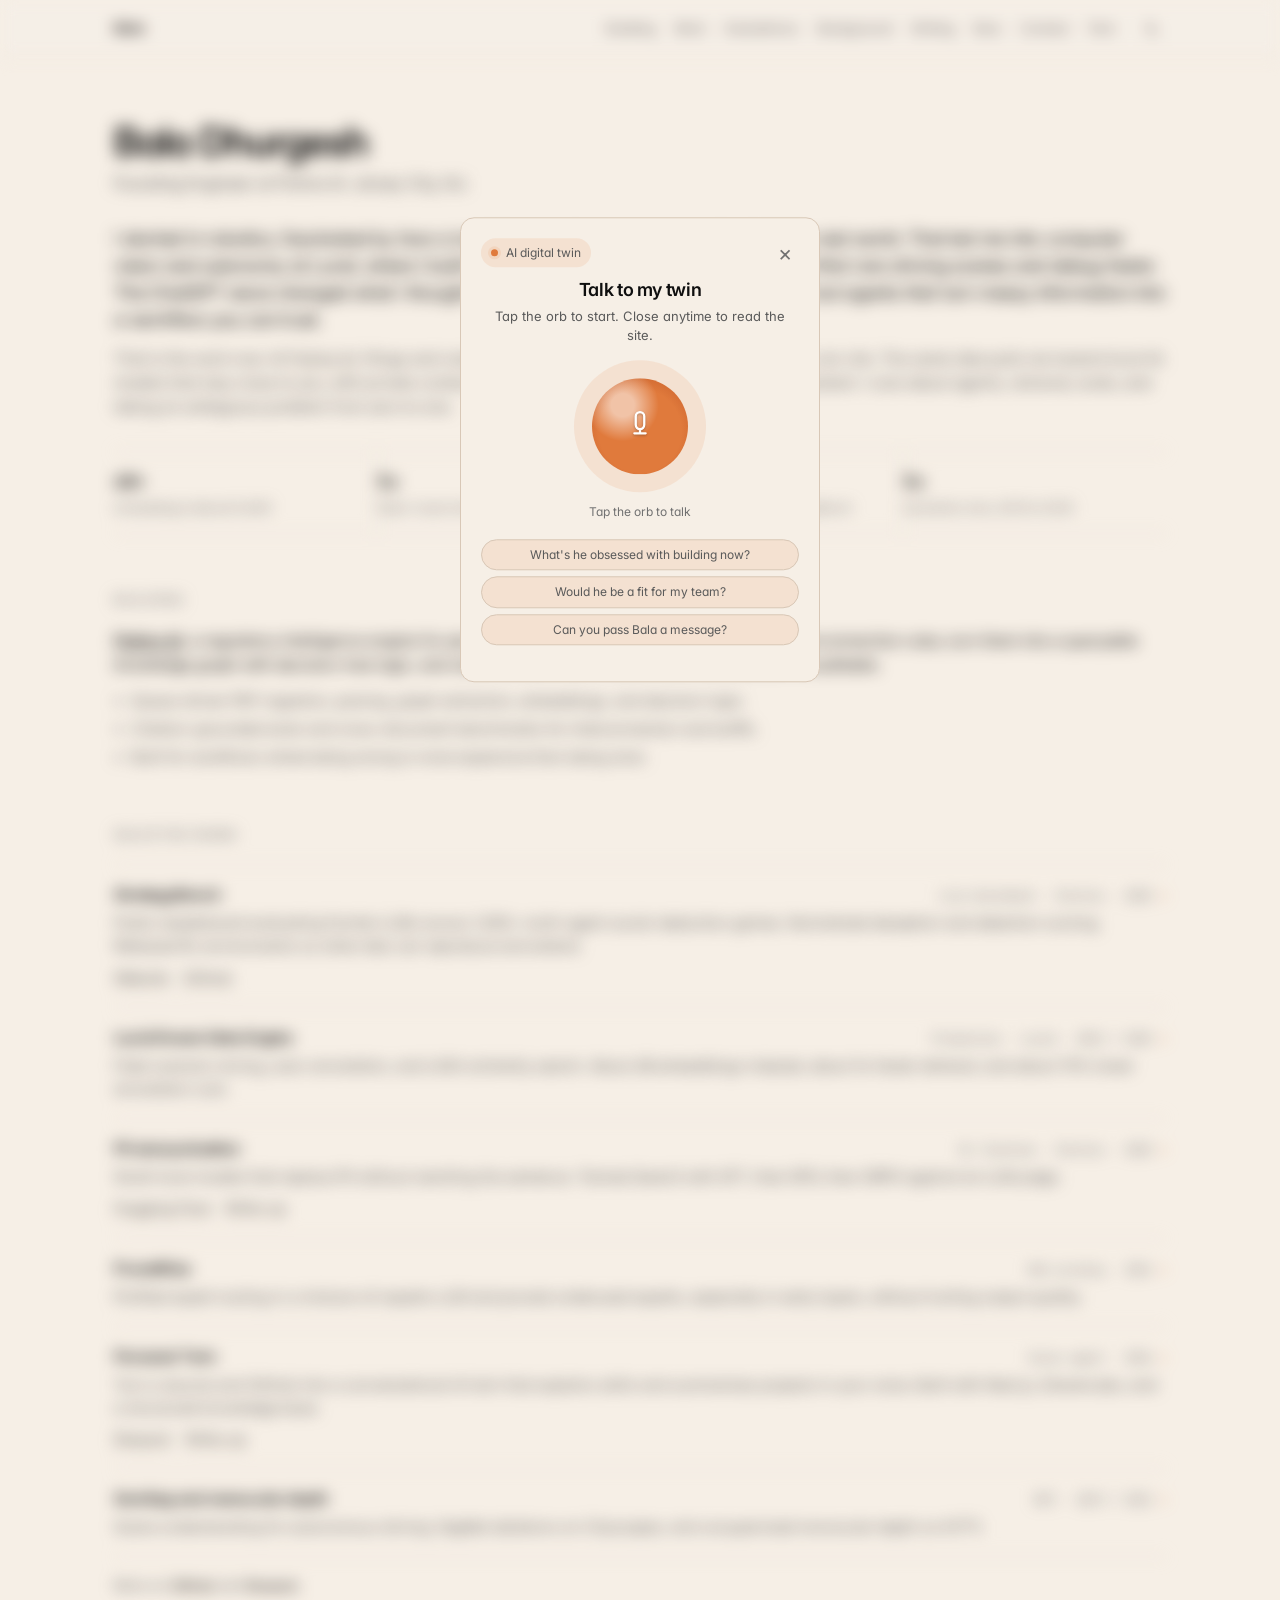
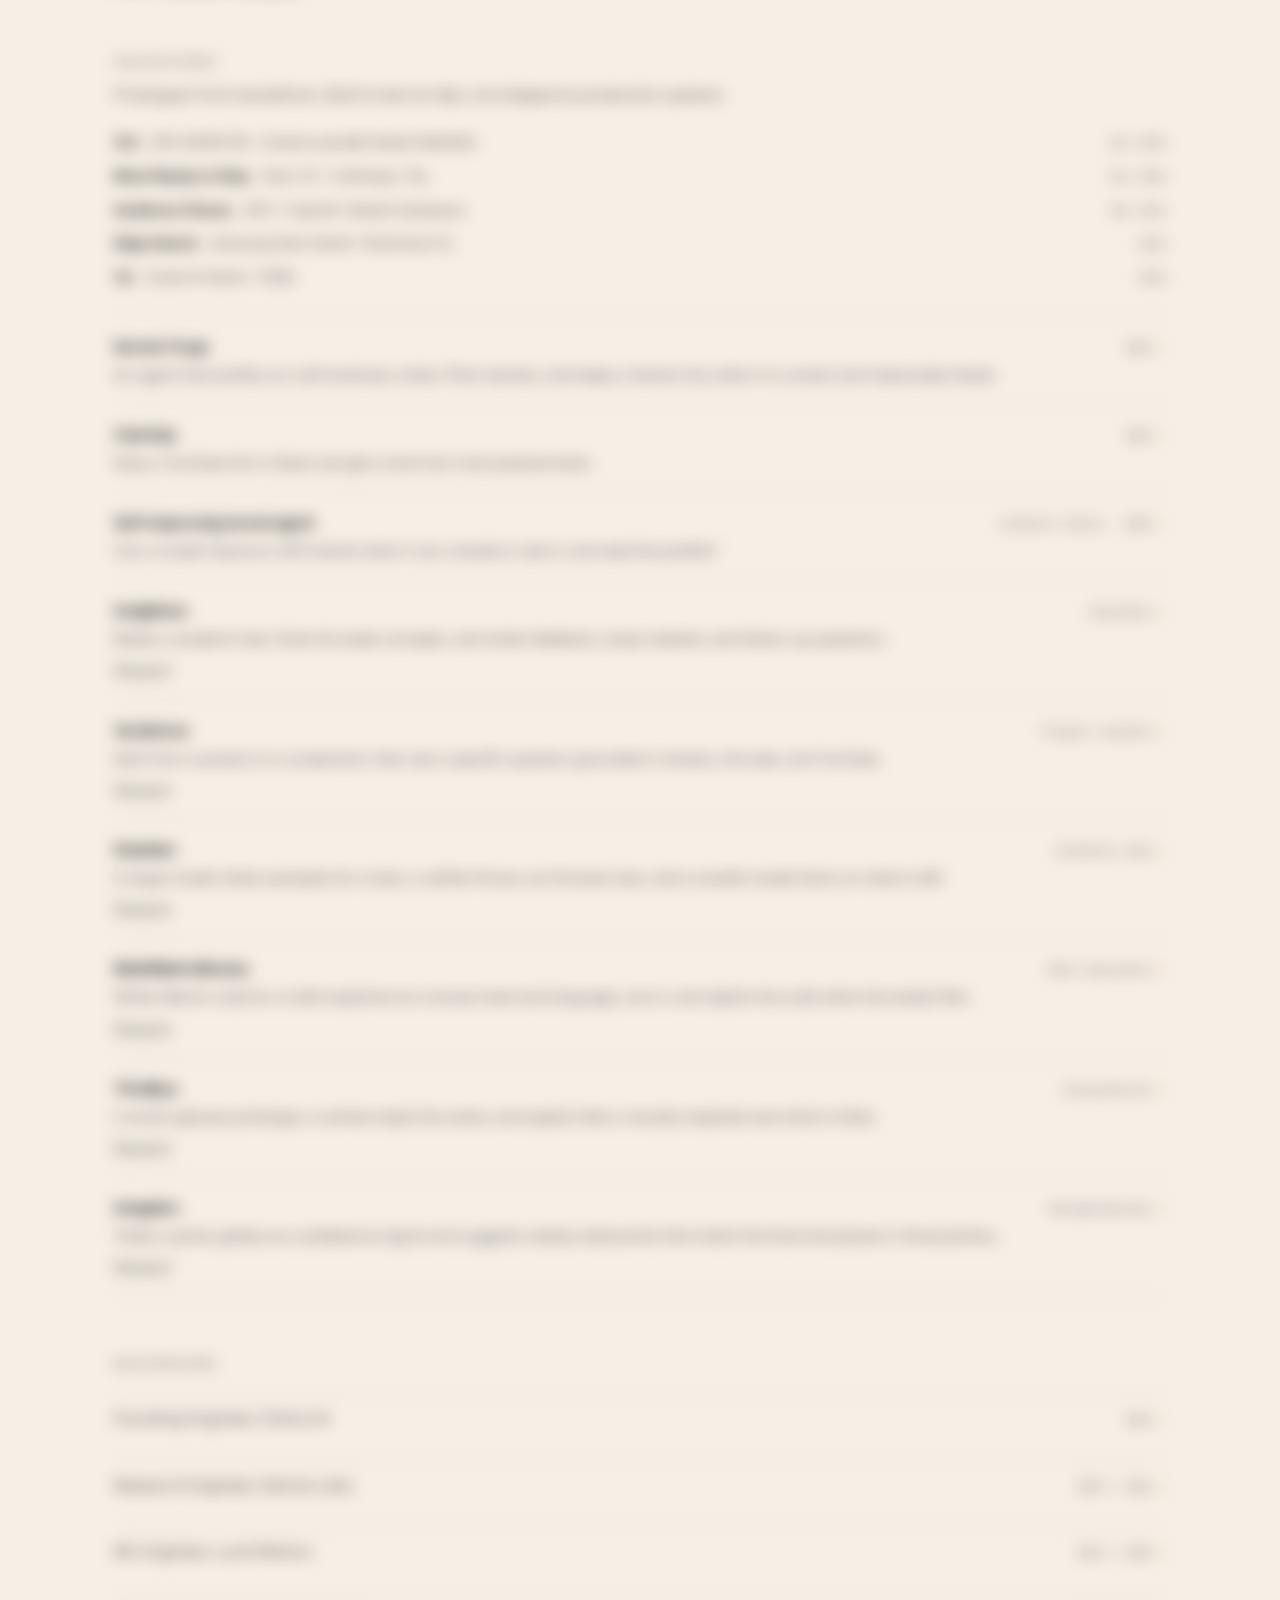
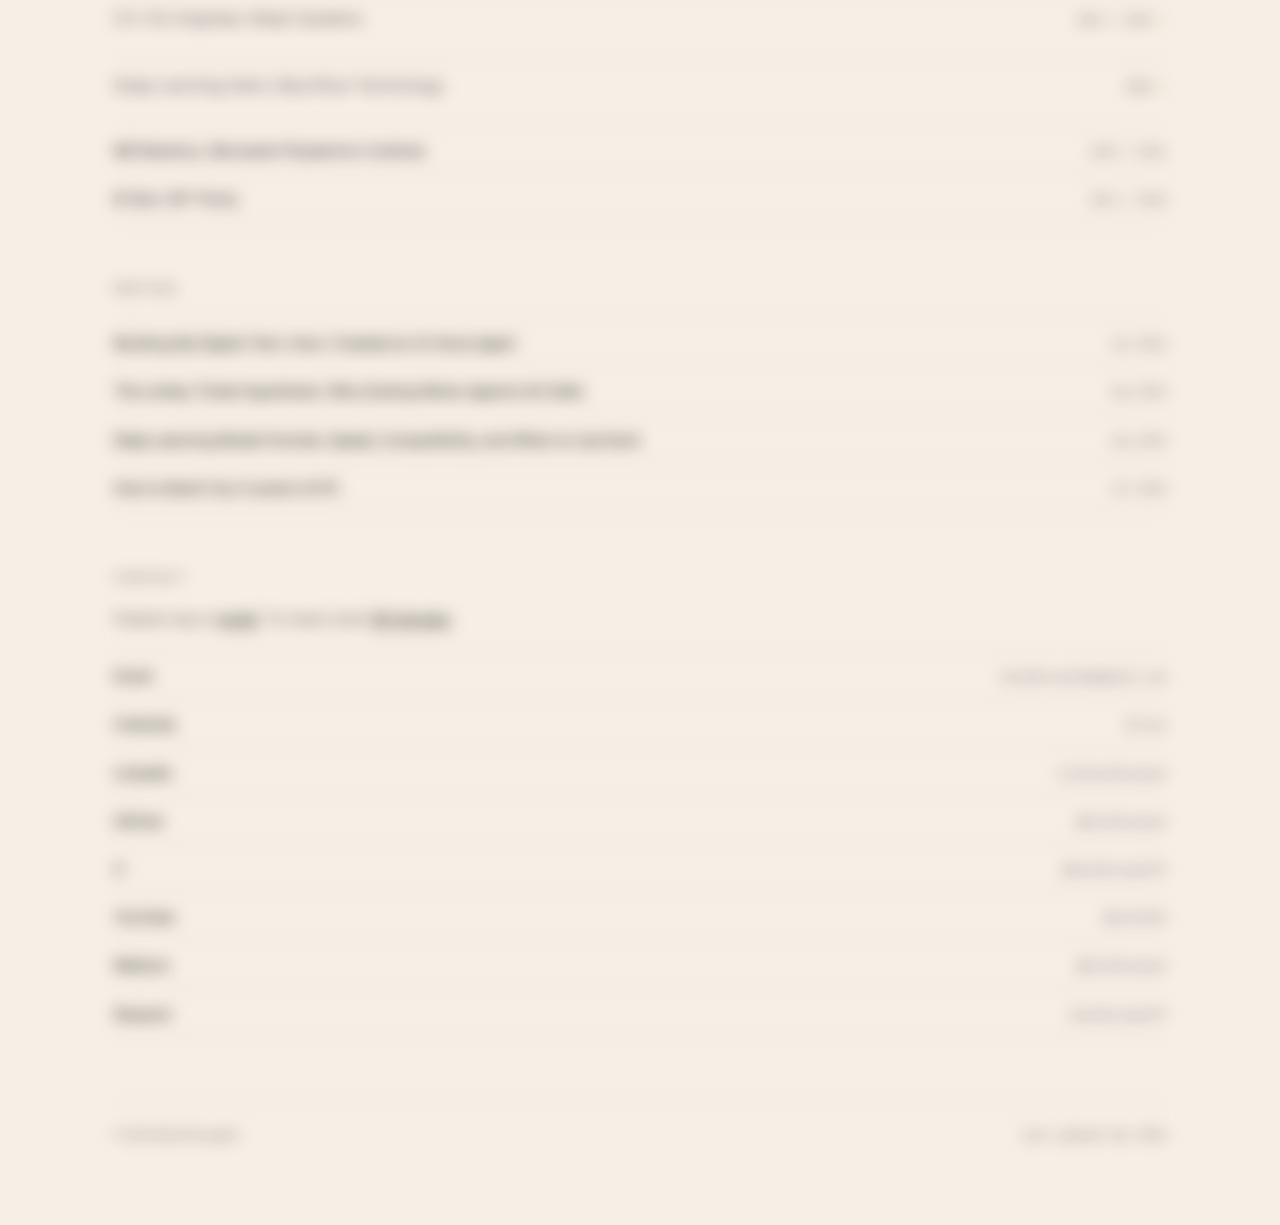
<file: index.html>
<!doctype html>
<html lang="en">
<head>
  <meta charset="utf-8" />
  <meta name="viewport" content="width=device-width,initial-scale=1" />
  <title>Bala Dhurgesh, Founding Engineer at Flotive AI</title>

  <meta name="description" content="Building Flotive AI: source-backed permitting decisions from messy regulatory PDFs. Previously Eternis, Lucid Motors, Blue River." />
  <meta property="og:title" content="Bala Dhurgesh, Founding Engineer at Flotive AI" />
  <meta property="og:description" content="Building Flotive AI: source-backed permitting decisions from messy regulatory PDFs." />
  <meta property="og:type" content="website" />
  <meta property="og:url" content="https://baladhurgesh.github.io/" />
  <meta property="og:image" content="https://baladhurgesh.github.io/og.png" />
  <meta property="og:image:width" content="1200" />
  <meta property="og:image:height" content="630" />
  <meta property="og:image:alt" content="Bala Dhurgesh, Founding Engineer at Flotive AI" />

  <meta name="twitter:card" content="summary_large_image" />
  <meta name="twitter:site" content="@baladhurgesh97" />
  <meta name="twitter:creator" content="@baladhurgesh97" />
  <meta name="twitter:title" content="Bala Dhurgesh, Founding Engineer at Flotive AI" />
  <meta name="twitter:description" content="Building Flotive AI: source-backed permitting decisions from messy regulatory PDFs." />
  <meta name="twitter:image" content="https://baladhurgesh.github.io/og.png" />

  <meta name="theme-color" content="#fafafa" media="(prefers-color-scheme: light)" />
  <meta name="theme-color" content="#0c0c0c" media="(prefers-color-scheme: dark)" />

  <link rel="canonical" href="https://baladhurgesh.github.io/" />
  <link rel="icon" type="image/svg+xml" href="data:image/svg+xml,%3Csvg xmlns='http://www.w3.org/2000/svg' viewBox='0 0 64 64'%3E%3Crect width='64' height='64' rx='14' fill='%23e07a3c'/%3E%3Ctext x='50%25' y='54%25' text-anchor='middle' dominant-baseline='middle' font-family='Inter,system-ui,sans-serif' font-weight='700' font-size='38' fill='white'%3EB%3C/text%3E%3C/svg%3E" />

  <!-- Set .js on <html> before paint to prevent flash-of-content on scroll reveal -->
  <script>
    document.documentElement.classList.add('js');
    try {
      var theme = localStorage.getItem('bala-theme');
      if (theme !== 'light' && theme !== 'dark') {
        theme = window.matchMedia('(prefers-color-scheme: dark)').matches ? 'dark' : 'light';
      }
      document.documentElement.setAttribute('data-theme', theme);
      document.documentElement.style.colorScheme = theme;
      document.documentElement.classList.add('twin-welcome');
    } catch (e) {}
  </script>

  <link rel="preconnect" href="https://fonts.googleapis.com">
  <link rel="preconnect" href="https://fonts.gstatic.com" crossorigin>
  <link href="https://fonts.googleapis.com/css2?family=Inter:wght@400;500;600;700&family=JetBrains+Mono:wght@400;500&display=swap" rel="stylesheet">

  <link rel="stylesheet" href="style.css" />

  <script type="application/ld+json">
  {
    "@context": "https://schema.org",
    "@type": "Person",
    "name": "Bala Dhurgesh",
    "alternateName": "Baladhurgesh Balagurusamy Paramasivan",
    "url": "https://baladhurgesh.github.io/",
    "jobTitle": "Founding Engineer",
    "worksFor": { "@type": "Organization", "name": "Flotive AI", "url": "https://flotive.ai" },
    "address": { "@type": "PostalAddress", "addressLocality": "Jersey City", "addressRegion": "NJ", "addressCountry": "US" },
    "email": "mailto:baladhurgeshbp@gmail.com",
    "sameAs": [
      "https://www.linkedin.com/in/baladhurgesh/",
      "https://github.com/baladhurgesh",
      "https://x.com/baladhurgesh97",
      "https://www.youtube.com/@bala7653",
      "https://medium.com/@baladhurgesh",
      "https://devpost.com/baladhurgesh97/"
    ],
    "alumniOf": [
      { "@type": "CollegeOrUniversity", "name": "Worcester Polytechnic Institute" },
      { "@type": "CollegeOrUniversity", "name": "National Institute of Technology, Trichy" }
    ]
  }
  </script>
</head>

<body>
  <div class="site-shell" id="site-shell">
  <a class="skip" href="#top">Skip to content</a>
  <nav class="topbar" aria-label="Primary">
    <div class="topbar-inner">
      <a href="#top" class="brand" aria-label="Home, Bala Dhurgesh">Bala</a>
      <div class="topbar-links">
        <a href="#building">Building</a>
        <a href="#work">Work</a>
        <a href="#hackathons">Hackathons</a>
        <a href="#background">Background</a>
        <a href="#writing">Writing</a>
        <a href="now.html">Now</a>
        <a href="#contact">Contact</a>
        <button type="button" class="twin-nav" id="twin-open" aria-controls="twin-panel">Twin</button>
        <button type="button" class="theme-toggle" id="theme-toggle" aria-label="Switch color theme">
          <svg class="theme-icon-moon" viewBox="0 0 24 24" fill="none" aria-hidden="true">
            <path d="M21 14.5A8.5 8.5 0 1110.2 3.2 7 7 0 0021 14.5z" stroke="currentColor" stroke-width="1.6" stroke-linejoin="round"/>
          </svg>
          <svg class="theme-icon-sun" viewBox="0 0 24 24" fill="none" aria-hidden="true">
            <circle cx="12" cy="12" r="4" stroke="currentColor" stroke-width="1.6"/>
            <path d="M12 3v1.6M12 19.4V21M4.2 4.2l1.1 1.1M18.7 18.7l1.1 1.1M3 12h1.6M19.4 12H21M4.2 19.8l1.1-1.1M18.7 5.3l1.1-1.1" stroke="currentColor" stroke-width="1.6" stroke-linecap="round"/>
          </svg>
        </button>
      </div>
    </div>
  </nav>

  <main id="top" class="wrap">

    <header class="hero">
      <h1>Bala Dhurgesh</h1>
      <p class="role">Founding Engineer at Flotive AI. Jersey City, NJ.</p>

      <p class="lede">
        I started in robotics, fascinated by how a machine perceives, reasons, and acts in the real world. That led me into computer vision and autonomy at Lucid, where I built fleet intelligence and LAVA so teams could find rare driving scenes and debug faster. The ChatGPT wave changed what I thought software could be: not another chat box, but agents that turn messy information into a workflow you can trust.
      </p>
      <p class="sub">
        That is the work now. At <a href="https://flotive.ai" target="_blank" rel="noreferrer">Flotive AI</a>, filings and rules become a knowledge graph with answers you can cite. The same idea pulls me toward local AI: models that stay close to you, with private context, low latency, and more control than a cloud assistant. I care about agents, retrieval, evals, and taking an ambiguous problem from zero to one.
      </p>

      <!-- PROOF STRIP: swap these stats for live Flotive numbers when ready -->
      <ul class="proof" aria-label="Career numbers">
        <li>
          <span class="proof-k">6B+</span>
          <span class="proof-v">embeddings indexed (LAVA)</span>
        </li>
        <li>
          <span class="proof-k">5x</span>
          <span class="proof-v">faster visual retrieval at scale</span>
        </li>
        <li>
          <span class="proof-k">1,000+</span>
          <span class="proof-v">multi-agent games on StrategyBench</span>
        </li>
        <li>
          <span class="proof-k">5x</span>
          <span class="proof-v">hackathon wins, 2023 to 2025</span>
        </li>
      </ul>
    </header>

    <section id="building" class="section">
      <h2>Building</h2>

      <div class="prose">
        <p>
          <a href="https://flotive.ai" target="_blank" rel="noreferrer"><strong>Flotive AI</strong></a>, a regulatory intelligence engine for permitting. We ingest messy filings, tariffs, and interconnection rules, turn them into a queryable knowledge graph with decision-tree logic, and return answers with citations so every decision is auditable.
        </p>
        <ul>
          <li>Queue-driven PDF ingestion, parsing, graph extraction, embeddings, and decision logic.</li>
          <li>Citation-grounded evals and cross-document benchmarks for interconnection and tariffs.</li>
          <li>Built for workflows where being wrong is more expensive than being slow.</li>
        </ul>
      </div>
    </section>

    <section id="work" class="section">
      <h2>Selected work</h2>
      <ul class="rows">
        <li>
          <details>
            <summary>
              <div class="r-head">
                <span class="r-title">StrategyBench</span>
                <span class="r-meta mono">Live benchmark · Eternis · 2025</span>
              </div>
              <p>
                Public leaderboard evaluating frontier LLMs across 1,000+ multi-agent social-deduction games. Normalized deception and detection scoring. Released RL environments so other labs can reproduce and extend.
              </p>
            </summary>
            <ul class="more">
              <li>Built the site and ran the experiments: 6 environments, 9 models, 1,000+ simulated games.</li>
              <li>Deception Index covers evil, spy, and impostor roles. Detection Index covers good, villager, and crewmate roles.</li>
              <li>Cross-game ranking uses normalized ELO so models can be compared across Avalon, Secret Hitler, Werewolf, Spyfall, and Among Us.</li>
              <li>Game pages explain why a model ranks where it does, not only the final score.</li>
            </ul>
          </details>
          <p class="r-links">
            <a href="https://strategy.freysa.ai/" target="_blank" rel="noreferrer">Website</a>
            <a href="https://github.com/EternisAI/strategy-bench" target="_blank" rel="noreferrer">GitHub</a>
          </p>
        </li>

        <li>
          <details>
            <summary>
              <div class="r-head">
                <span class="r-title">Lucid Dream Data Engine</span>
                <span class="r-meta mono">Production · Lucid · 2022 / 2025</span>
              </div>
              <p>
                Fleet scenario mining, auto-annotation, and LAVA similarity search. About 6B embeddings indexed, about 5x faster retrieval, and about 70% lower annotation cost.
              </p>
            </summary>
            <ul class="more">
              <li>Uncertainty sampling from model probabilities, plus heuristics such as pedestrian confidence under 50% within 50 meters.</li>
              <li>Trained BEVFusion on in-house camera and LiDAR data and fed those labels into human review.</li>
              <li>LAVA does image-to-image and text-to-image search with metadata filters for date, vehicle, and location.</li>
              <li>Also built a scalable 3D object-detection auto-annotation pipeline adopted across the autonomy org.</li>
            </ul>
          </details>
        </li>

        <li>
          <details>
            <summary>
              <div class="r-head">
                <span class="r-title">PII anonymization</span>
                <span class="r-meta mono">RL finetune · Eternis · 2025</span>
              </div>
              <p>
                Small local models that replace PII without rewriting the sentence. Trained Qwen3 with SFT, then DPO, then GRPO against an LLM judge.
              </p>
            </summary>
            <ul class="more">
              <li>The model emits a tool call, <span class="mono">replace_entities</span>, and leaves public figures untouched.</li>
              <li>Judge scores format, PII detection, granularity, replacement quality, and category rules, from 0 to 10.</li>
              <li>About 30k samples. Qwen3-4B reached 9.55/10. Qwen3-1.7B reached 9.20/10.</li>
              <li>Quantization, KV cache, and speculative decoding: time to first token under 250ms on the 1.7B and 4B models.</li>
            </ul>
          </details>
          <p class="r-links">
            <a href="https://huggingface.co/collections/eternisai/anonymizer-model-series" target="_blank" rel="noreferrer">Hugging Face</a>
            <a href="https://bit.ly/4pXWNk9" target="_blank" rel="noreferrer">Write-up</a>
          </p>
        </li>

        <li>
          <details>
            <summary>
              <div class="r-head">
                <span class="r-title">PruneWise</span>
                <span class="r-meta mono">MoE pruning · 2024</span>
              </div>
              <p>
                Profiled expert routing in a mixture-of-experts LLM and pruned underused experts, especially in early layers, without hurting output quality.
              </p>
            </summary>
            <ul class="more">
              <li>Built token-load heatmaps, then ranked experts by load and importance.</li>
              <li>Subclassed the MoE block so the forward pass routes only to kept experts, including the shared expert.</li>
              <li>Outputs stayed fluent, and Hindi and Chinese behavior stayed consistent after pruning.</li>
            </ul>
          </details>
        </li>

        <li>
          <details>
            <summary>
              <div class="r-head">
                <span class="r-title">Personal Twin</span>
                <span class="r-meta mono">Voice agent · 2026</span>
              </div>
              <p>
                Turn a resume and GitHub into a conversational AI twin that explains skills and summarizes projects in your voice. Built with Next.js, ElevenLabs, and a structured knowledge base.
              </p>
            </summary>
            <ul class="more">
              <li>Private voice sessions: the site requests a short-lived token so the ElevenLabs key never ships to the browser.</li>
              <li>Knowledge base is project one-pagers: role, metrics, and what to hand off when a detail is missing.</li>
            </ul>
          </details>
          <p class="r-links">
            <a href="https://devpost.com/baladhurgesh97/" target="_blank" rel="noreferrer">Devpost</a>
            <a href="https://medium.com/@baladhurgesh/building-my-digital-twin-how-i-created-an-ai-voice-agent-5b2c727ff9eb" target="_blank" rel="noreferrer">Write-up</a>
          </p>
        </li>

        <li>
          <details>
            <summary>
              <div class="r-head">
                <span class="r-title">SemSeg and monocular depth</span>
                <span class="r-meta mono">WPI · 2019 / 2021</span>
              </div>
              <p>
                Scene understanding for autonomous driving: SegNet ablations on Cityscapes, and unsupervised monocular depth on KITTI.
              </p>
            </summary>
            <ul class="more">
              <li>SegNet global class accuracy: baseline 82.27%, stride-2 convolution 63.55%, skip connections 86.1%.</li>
              <li>Skip connections kept fine detail from the encoder. Replacing max-pool with stride convolution lost it.</li>
              <li>Depth model trains on 29,000 unlabeled KITTI stereo pairs with photometric, smoothness, left-right, and temporal losses. Inference about 16ms per frame.</li>
            </ul>
          </details>
        </li>

      </ul>
      <p class="footnote">
        More on <a href="https://github.com/baladhurgesh" target="_blank" rel="noreferrer">GitHub</a> and <a href="https://devpost.com/baladhurgesh97/" target="_blank" rel="noreferrer">Devpost</a>.
      </p>
    </section>

    <section id="hackathons" class="section">
      <h2>Hackathons</h2>
      <p class="sub">Prototypes from hackathons. Built to test an idea, not shipped as production systems.</p>
      <ul class="r-wins" aria-label="Placed projects">
        <li><strong>3rd</strong>, GPU MODE IRL. Context-parallel Gated DeltaNet. <span class="mono">Nov 2025</span></li>
        <li><strong>Most Ready to Ship</strong>, Pear VC × Anthropic. Ply. <span class="mono">Mar 2025</span></li>
        <li><strong>Audience Choice</strong>, SPC × OpenAI. Model Colosseum. <span class="mono">Mar 2024</span></li>
        <li><strong>Edge Award</strong>, Samsung Next GenAI. FlowCoach AI. <span class="mono">2023</span></li>
        <li><strong>1st</strong>, Scale AI GenAI. YOBO. <span class="mono">2023</span></li>
      </ul>
      <ul class="rows">
        <li>
          <details>
            <summary>
              <div class="r-head">
                <span class="r-title">Kernel-Forge</span>
                <span class="r-meta mono">2026</span>
              </div>
              <p>An agent that profiles an LLM workload, writes Triton kernels, and keeps a kernel only when it is correct and measurably faster.</p>
            </summary>
            <ul class="more">
              <li>The loop is profile, find the expensive op, generate a kernel, compile, test correctness, benchmark, then try again.</li>
              <li>On one Qwen run on DGX Spark, throughput moved from about 205 to 220 tokens per second.</li>
            </ul>
          </details>
        </li>
        <li>
          <details>
            <summary>
              <div class="r-head">
                <span class="r-title">CatchUp</span>
                <span class="r-meta mono">2026</span>
              </div>
              <p>Drop a YouTube link in Slack and get a short two-host podcast back.</p>
            </summary>
            <ul class="more">
              <li>Pulls the transcript, keeps the parts you asked about, writes a dialogue, synthesizes the audio, and posts the MP3.</li>
              <li>Can also save notes to Google Drive and Notion.</li>
            </ul>
          </details>
        </li>
        <li>
          <details>
            <summary>
              <div class="r-head">
                <span class="r-title">Self-improving kernel agent</span>
                <span class="r-meta mono">Cerebral Valley · 2026</span>
              </div>
              <p>Can a model improve a GPU kernel when it can compile it, test it, and read the profiler?</p>
            </summary>
            <ul class="more">
              <li>The reward is measurement: whether it compiles, whether it is correct, and what the latency, throughput, and profiler say.</li>
              <li>Feedback is from the run, not from another paragraph of advice.</li>
            </ul>
          </details>
        </li>
        <li>
          <details>
            <summary>
              <div class="r-head">
                <span class="r-title">Insightium</span>
                <span class="r-meta mono">Education</span>
              </div>
              <p>Reads a student’s test, finds the weak concepts, and writes feedback, study material, and follow-up questions.</p>
            </summary>
            <ul class="more">
              <li>The loop is assessment, diagnosis, personalized material, then more questions.</li>
              <li>Works from the answer sheet itself, including handwritten pages, instead of stopping at a score.</li>
            </ul>
          </details>
          <p class="r-links"><a href="https://devpost.com/software/insightium" target="_blank" rel="noreferrer">Devpost</a></p>
        </li>
        <li>
          <details>
            <summary>
              <div class="r-head">
                <span class="r-title">Verdictron</span>
                <span class="r-meta mono">Product research</span>
              </div>
              <p>Start from a product or a screenshot, then ask a specific question grounded in reviews, the web, and YouTube.</p>
            </summary>
            <ul class="more">
              <li>Identifies the product, gathers reviews and transcripts, stores them for search, and answers from that material.</li>
              <li>Retrieval is the relevant passage, not the whole video.</li>
              <li>Sponsor awards from Deep Lake / ActiveLoop, HappyRobot, and SambaNova.</li>
            </ul>
          </details>
          <p class="r-links"><a href="https://devpost.com/software/verdictron" target="_blank" rel="noreferrer">Devpost</a></p>
        </li>
        <li>
          <details>
            <summary>
              <div class="r-head">
                <span class="r-title">DataGen</span>
                <span class="r-meta mono">Synthetic data</span>
              </div>
              <p>A larger model writes examples for a task, a verifier throws out the bad ones, and a smaller model trains on what is left.</p>
            </summary>
            <ul class="more">
              <li>Generation alone is not the pipeline. It also checks, filters, and evaluates before the next round of examples.</li>
            </ul>
          </details>
          <p class="r-links"><a href="https://devpost.com/software/datagen" target="_blank" rel="noreferrer">Devpost</a></p>
        </li>
        <li>
          <details>
            <summary>
              <div class="r-head">
                <span class="r-title">MathMatrixMovies</span>
                <span class="r-meta mono">Math explainers</span>
              </div>
              <p>Writes Manim code for a math explainer at a chosen level and language, runs it, and repairs the code when the render fails.</p>
            </summary>
            <ul class="more">
              <li>The loop is generate, execute, read the failure, repair, and run again.</li>
              <li>The failed and fixed programs are pairs that could train a smaller model for animation code.</li>
            </ul>
          </details>
          <p class="r-links"><a href="https://devpost.com/software/mathmatrixmovies" target="_blank" rel="noreferrer">Devpost</a></p>
        </li>
        <li>
          <details>
            <summary>
              <div class="r-head">
                <span class="r-title">ThirdEye</span>
                <span class="r-meta mono">Accessibility</span>
              </div>
              <p>A smart-glasses prototype: a camera reads the scene, and speech tells a visually impaired user what is there.</p>
            </summary>
            <ul class="more">
              <li>They can also ask a question out loud and get a spoken answer.</li>
              <li>Camera, vision, speech-to-text, reasoning, then text-to-speech.</li>
            </ul>
          </details>
          <p class="r-links"><a href="https://devpost.com/software/thirdeye-30r7z1" target="_blank" rel="noreferrer">Devpost</a></p>
        </li>
        <li>
          <details>
            <summary>
              <div class="r-head">
                <span class="r-title">ImageInn</span>
                <span class="r-meta mono">Recommendations</span>
              </div>
              <p>Treats a photo gallery as a preference signal and suggests nearby restaurants that match the food and places in those photos.</p>
            </summary>
            <ul class="more">
              <li>CLIP embeddings and vector search, instead of asking someone to fill out a taste profile.</li>
              <li>Galleries are private, so what the system is allowed to see is part of the product.</li>
            </ul>
          </details>
          <p class="r-links"><a href="https://devpost.com/software/imageinn" target="_blank" rel="noreferrer">Devpost</a></p>
        </li>
      </ul>
    </section>

    <section id="background" class="section">
      <h2>Background</h2>
      <ul class="entries">
        <li>
          <details class="role">
            <summary><span>Founding Engineer, Flotive AI</span><span class="mono">2026</span></summary>
            <ul class="more">
              <li>Built a regulatory intelligence platform that turns filings into a graph for agent retrieval and reasoning.</li>
              <li>Shipped an engine that decides permit applicability, so review is faster and less manual.</li>
              <li>Launched sentiment intelligence to track public perception around energy projects.</li>
            </ul>
          </details>
        </li>
        <li>
          <details class="role">
            <summary><span>Research Engineer, Eternis Labs</span><span class="mono">2025 / 2026</span></summary>
            <ul class="more">
              <li>Fine-tuned Qwen3 to redact and replace PII, then pushed quality with DPO and GRPO.</li>
              <li>Built StrategyBench: website, experiments, and a public leaderboard for multi-agent games.</li>
              <li>Built a Gmail drafting agent with long-term memory and a relationship graph for context-aware replies.</li>
            </ul>
          </details>
        </li>
        <li>
          <details class="role">
            <summary><span>ML Engineer, Lucid Motors</span><span class="mono">2022 / 2025</span></summary>
            <ul class="more">
              <li>Designed LAVA, similarity search over multi-billion-frame fleet data, about 5x faster retrieval.</li>
              <li>Built a camera and LiDAR auto-annotation pipeline that cut labeling cost by about 70%.</li>
              <li>Mentored uncertainty sampling and scenario heuristics for the Lucid Dream Data Engine.</li>
            </ul>
          </details>
        </li>
        <li>
          <details class="role">
            <summary><span>CV / DL Engineer, Shipin Systems</span><span class="mono">2021 / 2022</span></summary>
            <ul class="more">
              <li>Built an end-to-end ML pipeline for ingestion, labeling, training, and inference.</li>
              <li>Cut iteration cycles by about 50%.</li>
            </ul>
          </details>
        </li>
        <li>
          <details class="role">
            <summary><span>Deep Learning Intern, Blue River Technology</span><span class="mono">2020</span></summary>
            <ul class="more">
              <li>Multi-camera segmentation with a shared encoder, about 40% faster inference.</li>
              <li>Active learning for labeling: ensemble uncertainty beat autoencoder novelty. Annotation cost down about 60%.</li>
              <li>Setup was 5k baseline images, a 10k pool, and the next 2k chosen for retraining.</li>
            </ul>
          </details>
        </li>
        <li><span>MS Robotics, Worcester Polytechnic Institute</span><span class="mono">2019 / 2021</span></li>
        <li><span>B.Tech, NIT Trichy</span><span class="mono">2014 / 2018</span></li>
      </ul>
    </section>

    <section id="writing" class="section">
      <h2>Writing</h2>
      <ul class="entries">
        <li>
          <a href="https://medium.com/@baladhurgesh/building-my-digital-twin-how-i-created-an-ai-voice-agent-5b2c727ff9eb" target="_blank" rel="noreferrer">Building My Digital Twin: How I Created an AI Voice Agent</a>
          <span class="mono">Jan 2026</span>
        </li>
        <li>
          <a href="https://medium.com/@baladhurgesh/the-lottery-ticket-hypothesis-why-scaling-works-against-all-odds-833272c604e1" target="_blank" rel="noreferrer">The Lottery Ticket Hypothesis: Why Scaling Works Against All Odds</a>
          <span class="mono">Sep 2025</span>
        </li>
        <li>
          <a href="https://medium.com/@baladhurgesh/deep-learning-model-formats-speed-compatibility-and-when-to-use-each-eefa914d7123" target="_blank" rel="noreferrer">Deep Learning Model Formats: Speed, Compatibility, and When to Use Each</a>
          <span class="mono">Aug 2025</span>
        </li>
        <li>
          <a href="https://medium.com/@baladhurgesh/how-to-build-your-custom-ai-pc-f18844d9d85c" target="_blank" rel="noreferrer">How to Build Your Custom AI PC</a>
          <span class="mono">Jul 2025</span>
        </li>
      </ul>
    </section>

    <section id="contact" class="section">
      <h2>Contact</h2>
      <p class="contact-line">
        Fastest way is <a href="mailto:baladhurgeshbp@gmail.com">email</a>. To meet, book <a href="https://calendly.com/baladhurgeshbp/30min" target="_blank" rel="noreferrer">30 minutes</a>.
      </p>
      <ul class="entries">
        <li><a href="mailto:baladhurgeshbp@gmail.com">Email</a><span class="mono">baladhurgeshbp@gmail.com</span></li>
        <li><a href="https://calendly.com/baladhurgeshbp/30min" target="_blank" rel="noreferrer">Calendly</a><span class="mono">30 min</span></li>
        <li><a href="https://www.linkedin.com/in/baladhurgesh/" target="_blank" rel="noreferrer">LinkedIn</a><span class="mono">/in/baladhurgesh</span></li>
        <li><a href="https://github.com/baladhurgesh" target="_blank" rel="noreferrer">GitHub</a><span class="mono">@baladhurgesh</span></li>
        <li><a href="https://x.com/baladhurgesh97" target="_blank" rel="noreferrer">X</a><span class="mono">@baladhurgesh97</span></li>
        <li><a href="https://www.youtube.com/@bala7653" target="_blank" rel="noreferrer">YouTube</a><span class="mono">@bala7653</span></li>
        <li><a href="https://medium.com/@baladhurgesh" target="_blank" rel="noreferrer">Medium</a><span class="mono">@baladhurgesh</span></li>
        <li><a href="https://devpost.com/baladhurgesh97/" target="_blank" rel="noreferrer">Devpost</a><span class="mono">baladhurgesh97</span></li>
      </ul>
    </section>

    <footer class="foot">
      <div>
        <span class="mono">©</span> <span id="y"></span> Bala Dhurgesh
      </div>
      <div class="mono">Last updated <span id="updated"></span></div>
    </footer>
  </main>
  </div>

  <div class="twin-dock is-open" id="twin-dock">
    <div class="twin-panel" id="twin-panel" role="dialog" aria-labelledby="twin-heading">
      <div class="twin-panel-head">
        <div class="twin-badge">
          <span class="status-dot" aria-hidden="true"></span>
          <span>AI digital twin</span>
        </div>
        <button type="button" class="twin-close" id="twin-close" aria-label="Close"><span aria-hidden="true">&times;</span></button>
      </div>

      <h2 class="twin-heading" id="twin-heading">Talk to my twin</h2>
      <p class="twin-sub">Tap the orb to start. Close anytime to read the site.</p>

      <div class="twin-voice">
        <button type="button" class="twin-orb" id="twin-orb" aria-label="Start voice conversation">
          <span class="twin-orb-glow" aria-hidden="true"></span>
          <span class="twin-orb-core" aria-hidden="true"></span>
          <canvas class="twin-canvas" id="twin-canvas" width="200" height="200" hidden></canvas>
          <svg class="twin-orb-icon" id="twin-orb-icon" viewBox="0 0 24 24" fill="none" aria-hidden="true">
            <path d="M12 14a3 3 0 003-3V5a3 3 0 10-6 0v6a3 3 0 003 3zm0 0v3m-4 0h8" stroke="currentColor" stroke-width="1.6" stroke-linecap="round"/>
          </svg>
        </button>
        <p class="twin-status" id="twin-status">Tap the orb to talk</p>
      </div>

      <div class="twin-prompts" aria-label="Suggested questions">
        <span class="twin-chip">What's he obsessed with building now?</span>
        <span class="twin-chip">Would he be a fit for my team?</span>
        <span class="twin-chip">Can you pass Bala a message?</span>
      </div>

      <a id="twin-calendly" class="twin-calendly" href="https://calendly.com/baladhurgeshbp/30min" target="_blank" rel="noreferrer" hidden>Book 30 minutes</a>
      <button type="button" class="twin-end" id="twin-end" hidden>End conversation</button>
      <p class="twin-error" id="twin-error" hidden role="alert"></p>
    </div>
  </div>

  <script src="script.js"></script>
  <script type="module" src="twin.js"></script>
</body>
</html>
</file>
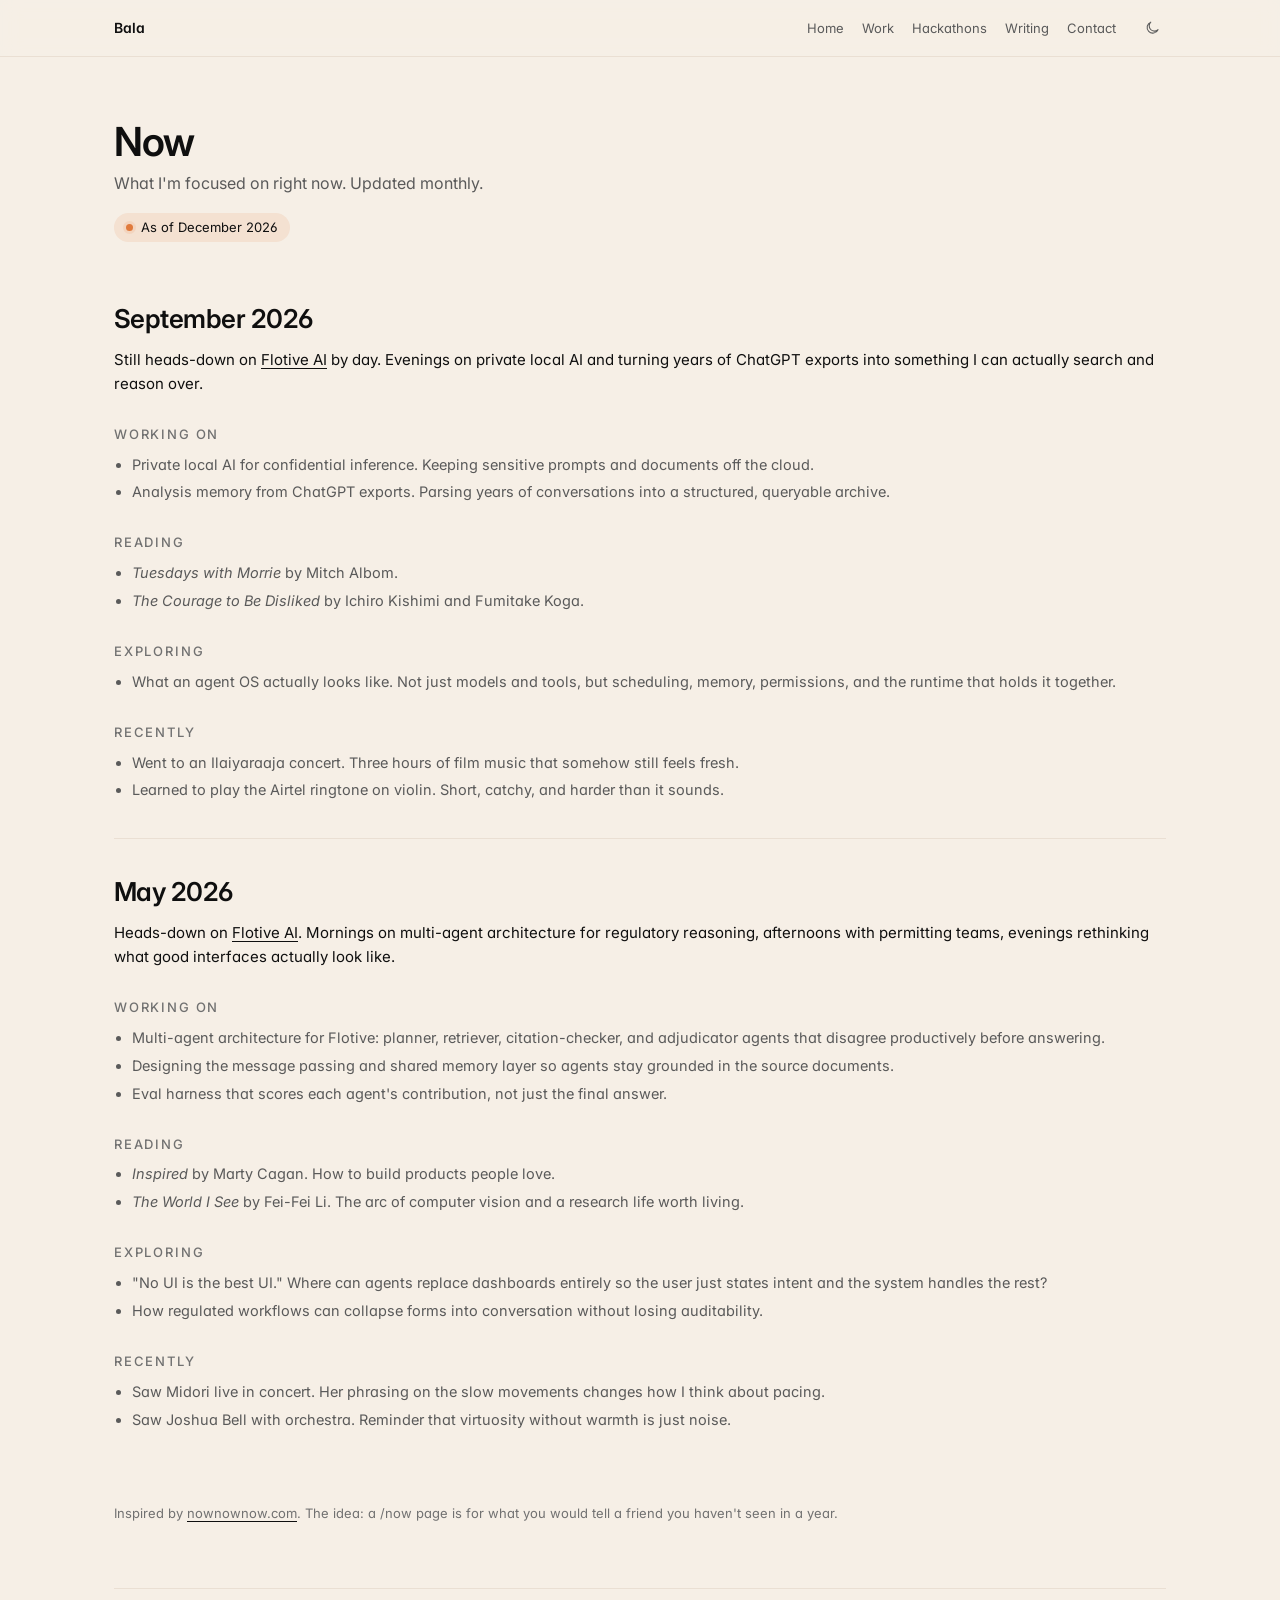
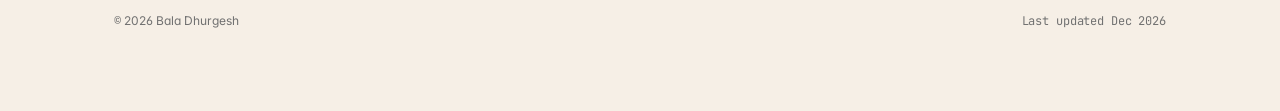
<file: now.html>
<!doctype html>
<html lang="en">
<head>
  <meta charset="utf-8" />
  <meta name="viewport" content="width=device-width,initial-scale=1" />
  <title>Now / Bala Dhurgesh</title>

  <meta name="description" content="What Bala Dhurgesh is currently focused on. Updated monthly." />
  <meta property="og:title" content="Now / Bala Dhurgesh" />
  <meta property="og:description" content="What Bala Dhurgesh is currently focused on. Updated monthly." />
  <meta property="og:type" content="article" />
  <meta property="og:url" content="https://baladhurgesh.github.io/now.html" />
  <meta property="og:image" content="https://baladhurgesh.github.io/og.png" />
  <meta name="theme-color" content="#fafafa" media="(prefers-color-scheme: light)" />
  <meta name="theme-color" content="#0c0c0c" media="(prefers-color-scheme: dark)" />

  <link rel="canonical" href="https://baladhurgesh.github.io/now.html" />
  <link rel="icon" type="image/svg+xml" href="data:image/svg+xml,%3Csvg xmlns='http://www.w3.org/2000/svg' viewBox='0 0 64 64'%3E%3Crect width='64' height='64' rx='14' fill='%23e07a3c'/%3E%3Ctext x='50%25' y='54%25' text-anchor='middle' dominant-baseline='middle' font-family='Inter,system-ui,sans-serif' font-weight='700' font-size='38' fill='white'%3EB%3C/text%3E%3C/svg%3E" />

  <script>
    document.documentElement.classList.add('js');
    try {
      var theme = localStorage.getItem('bala-theme');
      if (theme !== 'light' && theme !== 'dark') {
        theme = window.matchMedia('(prefers-color-scheme: dark)').matches ? 'dark' : 'light';
      }
      document.documentElement.setAttribute('data-theme', theme);
      document.documentElement.style.colorScheme = theme;
    } catch (e) {}
  </script>

  <link rel="preconnect" href="https://fonts.googleapis.com">
  <link rel="preconnect" href="https://fonts.gstatic.com" crossorigin>
  <link href="https://fonts.googleapis.com/css2?family=Inter:wght@400;500;600;700&family=JetBrains+Mono:wght@400;500&display=swap" rel="stylesheet">

  <link rel="stylesheet" href="style.css" />
</head>

<body>
  <a class="skip" href="#top">Skip to content</a>
  <nav class="topbar" aria-label="Primary">
    <div class="topbar-inner">
      <a href="index.html" class="brand">Bala</a>
      <div class="topbar-links">
        <a href="index.html">Home</a>
        <a href="index.html#work">Work</a>
        <a href="index.html#hackathons">Hackathons</a>
        <a href="index.html#writing">Writing</a>
        <a href="index.html#contact">Contact</a>
        <button type="button" class="theme-toggle" id="theme-toggle" aria-label="Switch color theme">
          <svg class="theme-icon-moon" viewBox="0 0 24 24" fill="none" aria-hidden="true">
            <path d="M21 14.5A8.5 8.5 0 1110.2 3.2 7 7 0 0021 14.5z" stroke="currentColor" stroke-width="1.6" stroke-linejoin="round"/>
          </svg>
          <svg class="theme-icon-sun" viewBox="0 0 24 24" fill="none" aria-hidden="true">
            <circle cx="12" cy="12" r="4" stroke="currentColor" stroke-width="1.6"/>
            <path d="M12 3v1.6M12 19.4V21M4.2 4.2l1.1 1.1M18.7 18.7l1.1 1.1M3 12h1.6M19.4 12H21M4.2 19.8l1.1-1.1M18.7 5.3l1.1-1.1" stroke="currentColor" stroke-width="1.6" stroke-linecap="round"/>
          </svg>
        </button>
      </div>
    </div>
  </nav>

  <main id="top" class="wrap">
    <header class="hero">
      <h1>Now</h1>
      <p class="role">What I'm focused on right now. Updated monthly.</p>
      <div class="status">
        <span class="status-dot" aria-hidden="true"></span>
        <span>As of <span id="now-month"></span></span>
      </div>
    </header>

    <article class="prose now-prose">

      <!--
        HOW TO ADD A NEW MONTH:
        1. Copy the entire <section class="now-entry"> ... </section> block below.
        2. Paste it ABOVE the current one (newest entry stays on top).
        3. Update the <h2 class="now-month">, intro paragraph, and bullets.
        4. That's it. The skeleton (Working on / Reading / Open to) stays.
      -->

      <section class="now-entry">
        <h2 class="now-month">September 2026</h2>
        <p>
          Still heads-down on <a href="https://flotive.ai" target="_blank" rel="noreferrer">Flotive AI</a> by day. Evenings on private local AI and turning years of ChatGPT exports into something I can actually search and reason over.
        </p>

        <h3 class="now-h3">Working on</h3>
        <ul>
          <li>Private local AI for confidential inference. Keeping sensitive prompts and documents off the cloud.</li>
          <li>Analysis memory from ChatGPT exports. Parsing years of conversations into a structured, queryable archive.</li>
        </ul>

        <h3 class="now-h3">Reading</h3>
        <ul>
          <li><em>Tuesdays with Morrie</em> by Mitch Albom.</li>
          <li><em>The Courage to Be Disliked</em> by Ichiro Kishimi and Fumitake Koga.</li>
        </ul>

        <h3 class="now-h3">Exploring</h3>
        <ul>
          <li>What an agent OS actually looks like. Not just models and tools, but scheduling, memory, permissions, and the runtime that holds it together.</li>
        </ul>

        <h3 class="now-h3">Recently</h3>
        <ul>
          <li>Went to an Ilaiyaraaja concert. Three hours of film music that somehow still feels fresh.</li>
          <li>Learned to play the Airtel ringtone on violin. Short, catchy, and harder than it sounds.</li>
        </ul>
      </section>

      <section class="now-entry">
        <h2 class="now-month">May 2026</h2>
        <p>
          Heads-down on <a href="https://flotive.ai" target="_blank" rel="noreferrer">Flotive AI</a>. Mornings on multi-agent architecture for regulatory reasoning, afternoons with permitting teams, evenings rethinking what good interfaces actually look like.
        </p>

        <h3 class="now-h3">Working on</h3>
        <ul>
          <li>Multi-agent architecture for Flotive: planner, retriever, citation-checker, and adjudicator agents that disagree productively before answering.</li>
          <li>Designing the message passing and shared memory layer so agents stay grounded in the source documents.</li>
          <li>Eval harness that scores each agent's contribution, not just the final answer.</li>
        </ul>

        <h3 class="now-h3">Reading</h3>
        <ul>
          <li><em>Inspired</em> by Marty Cagan. How to build products people love.</li>
          <li><em>The World I See</em> by Fei-Fei Li. The arc of computer vision and a research life worth living.</li>
        </ul>

        <h3 class="now-h3">Exploring</h3>
        <ul>
          <li>"No UI is the best UI." Where can agents replace dashboards entirely so the user just states intent and the system handles the rest?</li>
          <li>How regulated workflows can collapse forms into conversation without losing auditability.</li>
        </ul>

        <h3 class="now-h3">Recently</h3>
        <ul>
          <li>Saw Midori live in concert. Her phrasing on the slow movements changes how I think about pacing.</li>
          <li>Saw Joshua Bell with orchestra. Reminder that virtuosity without warmth is just noise.</li>
        </ul>
      </section>

      <!-- Add new month entries above this line. Older entries stay below. -->

      <p class="now-meta">
        Inspired by <a href="https://nownownow.com/about" target="_blank" rel="noreferrer">nownownow.com</a>. The idea: a /now page is for what you would tell a friend you haven't seen in a year.
      </p>
    </article>

    <footer class="foot">
      <div>
        <span class="mono">©</span> <span id="y"></span> Bala Dhurgesh
      </div>
      <div class="mono">Last updated <span id="updated"></span></div>
    </footer>
  </main>

  <script src="script.js"></script>
  <script>
    const m = document.getElementById("now-month");
    if (m) m.textContent = new Date().toLocaleString("en-US", { month: "long", year: "numeric" });
  </script>
</body>
</html>
</file>
<file: style.css>
:root {
  color-scheme: light dark;
  accent-color: #e07a3c;

  --bg: #f6efe6;
  --text: #0f0f0f;
  --muted: #5a5a5a;
  --dim: #717171;
  --line: #eadfd3;
  --line-strong: #d8c7b6;
  --accent: #e07a3c;
  --accent-soft: rgba(224, 122, 60, 0.12);
  --sans: "Inter", ui-sans-serif, system-ui, -apple-system, "Segoe UI", Roboto, Helvetica, Arial, sans-serif;
  --mono: "JetBrains Mono", ui-monospace, SFMono-Regular, Menlo, Monaco, Consolas, monospace;
  --max: 1100px;
}

@media (prefers-color-scheme: dark) {
  :root:not([data-theme="light"]) {
    --bg: #0c0c0c;
    --text: #ededed;
    --muted: #a1a1a1;
    --dim: #888888;
    --line: #1f1f1f;
    --line-strong: #3a3a3a;
    --accent: #f0a06a;
    --accent-soft: rgba(240, 160, 106, 0.16);
  }
}

html[data-theme="dark"] {
  color-scheme: dark;
  --bg: #0c0c0c;
  --text: #ededed;
  --muted: #a1a1a1;
  --dim: #888888;
  --line: #1f1f1f;
  --line-strong: #3a3a3a;
  --accent: #f0a06a;
  --accent-soft: rgba(240, 160, 106, 0.16);
}

html[data-theme="light"] {
  color-scheme: light;
  --bg: #f6efe6;
  --line: #eadfd3;
  --line-strong: #d8c7b6;
}

* { box-sizing: border-box; }
html {
  scroll-behavior: smooth;
  scroll-padding-top: 64px;
}
html, body { margin: 0; padding: 0; }

.skip {
  position: absolute;
  left: -9999px;
  top: 8px;
  background: var(--text);
  color: var(--bg);
  padding: 8px 12px;
  border-radius: 6px;
  font-size: 13px;
  z-index: 100;
  text-decoration: none;
}
.skip:focus { left: 12px; }

@media (prefers-reduced-motion: reduce) {
  html { scroll-behavior: auto; }
  .status-dot { animation: none !important; }
}

body {
  background: var(--bg);
  color: var(--text);
  font-family: var(--sans);
  font-size: 16px;
  line-height: 1.6;
  -webkit-font-smoothing: antialiased;
  -moz-osx-font-smoothing: grayscale;
  text-rendering: optimizeLegibility;
  font-feature-settings: "ss01", "cv11", "cv02";
  text-decoration-skip-ink: auto;
}

a {
  color: inherit;
  text-decoration: underline;
  text-decoration-color: var(--line-strong);
  text-decoration-thickness: 1px;
  text-underline-offset: 3px;
  transition: text-decoration-color 0.15s ease, color 0.15s ease;
}
a:hover { text-decoration-color: currentColor; }

/* Prose contexts need clearly visible links */
.lede a,
.prose p a,
.contact-line a {
  text-decoration-color: var(--text);
}

strong { font-weight: 600; color: var(--text); }

.mono {
  font-family: var(--mono);
  font-size: 12px;
  letter-spacing: -0.01em;
  color: var(--dim);
  font-variant-numeric: tabular-nums;
}

/* Top bar */
.topbar {
  position: sticky;
  top: 0;
  z-index: 120;
  background: rgba(246, 239, 230, 0.9);
  backdrop-filter: saturate(140%) blur(10px);
  -webkit-backdrop-filter: saturate(140%) blur(10px);
  border-bottom: 1px solid var(--line);
}
@media (prefers-color-scheme: dark) {
  :root:not([data-theme="light"]) .topbar { background: rgba(12, 12, 12, 0.75); }
}
html[data-theme="dark"] .topbar { background: rgba(12, 12, 12, 0.75); }
html[data-theme="light"] .topbar { background: rgba(246, 239, 230, 0.9); }
.topbar-inner {
  max-width: var(--max);
  margin: 0 auto;
  padding: 14px 24px;
  display: flex;
  align-items: center;
  justify-content: space-between;
  gap: 22px;
}
.brand {
  flex: 0 0 auto;
  font-weight: 600;
  font-size: 14px;
  line-height: 28px;
  text-decoration: none;
  letter-spacing: -0.01em;
}
.topbar-links {
  display: flex;
  flex-wrap: wrap;
  align-items: center;
  justify-content: flex-end;
  margin-left: auto;
  row-gap: 4px;
  column-gap: 18px;
  min-width: 0;
}
.topbar-links a,
.topbar-links .twin-nav {
  color: var(--muted);
  font-size: 13px;
  line-height: 28px;
  text-decoration: none;
}
.topbar-links a:hover { color: var(--text); }
.topbar-links a[aria-current="page"] { color: var(--text); }
.topbar-links .theme-toggle {
  margin-left: 4px;
}

/* Page wrap */
.wrap {
  max-width: var(--max);
  margin: 0 auto;
  padding: 64px 24px 80px;
}

/* Hero */
.hero { margin-bottom: 56px; }
.hero h1 {
  margin: 0 0 8px;
  font-size: 40px;
  font-weight: 600;
  letter-spacing: -0.022em;
  line-height: 1.05;
  text-wrap: balance;
}
.role {
  margin: 0 0 16px;
  color: var(--muted);
  font-size: 16px;
}
.status {
  display: inline-flex;
  align-items: center;
  gap: 8px;
  padding: 6px 12px;
  border-radius: 999px;
  background: var(--accent-soft);
  font-size: 13px;
  max-width: 100%;
}
.status > span:last-child { line-height: 1.35; }
.status-dot {
  width: 7px;
  height: 7px;
  border-radius: 999px;
  background: var(--accent);
  box-shadow: 0 0 0 3px var(--accent-soft);
  animation: pulse 2.4s ease-in-out infinite;
}
@keyframes pulse {
  0%, 100% { opacity: 1; }
  50% { opacity: 0.55; }
}
.lede {
  margin: 28px 0 14px;
  font-size: 18px;
  line-height: 1.5;
  letter-spacing: -0.011em;
  max-width: none;
  text-wrap: pretty;
}
.sub {
  margin: 0;
  font-size: 15px;
  color: var(--muted);
  max-width: none;
}

/* Proof strip */
.proof {
  list-style: none;
  padding: 0;
  margin: 32px 0 0;
  display: grid;
  grid-template-columns: repeat(4, minmax(0, 1fr));
  gap: 0;
  border-top: 1px solid var(--line);
  border-bottom: 1px solid var(--line);
}
.proof li {
  padding: 16px 14px 16px 0;
  border-right: 1px solid var(--line);
}
.proof li:last-child { border-right: none; padding-right: 0; }
.proof-k {
  display: block;
  font-family: var(--mono);
  font-size: 18px;
  font-weight: 500;
  color: var(--text);
  letter-spacing: -0.02em;
  font-variant-numeric: tabular-nums;
}
.proof-v {
  display: block;
  font-size: 12px;
  color: var(--dim);
  margin-top: 4px;
  line-height: 1.4;
}
@media (max-width: 600px) {
  .proof {
    grid-template-columns: repeat(2, 1fr);
  }
  .proof li {
    padding: 12px 12px 12px 0;
    border-right: 1px solid var(--line);
  }
  .proof li:nth-child(2n) { border-right: none; padding-right: 0; }
  .proof li:nth-child(1), .proof li:nth-child(2) { border-bottom: 1px solid var(--line); }
}

/* Sections */
.section {
  margin: 56px 0;
  scroll-margin-top: 72px;
}
.section h2 + .sub { margin: -8px 0 18px; }
.section h2 {
  margin: 0 0 20px;
  font-size: 12px;
  font-weight: 500;
  text-transform: uppercase;
  letter-spacing: 0.14em;
  color: var(--dim);
}

/* Prose (used for Now section) */
.prose p {
  margin: 0 0 12px;
  font-size: 15px;
  line-height: 1.6;
  max-width: none;
}
.prose ul {
  margin: 0;
  padding-left: 18px;
  color: var(--muted);
  font-size: 14.5px;
  line-height: 1.65;
  max-width: none;
}
.prose li { margin-bottom: 4px; }

/* Project rows */
.rows {
  list-style: none;
  padding: 0;
  margin: 0;
}
.rows > li {
  padding: 18px 0;
  border-top: 1px solid var(--line);
  transition: padding-left 0.2s ease;
}
.rows > li:hover { padding-left: 6px; }
@media (prefers-reduced-motion: reduce) {
  .rows > li { transition: none; }
  .rows > li:hover { padding-left: 0; }
}
.rows > li:last-child { border-bottom: 1px solid var(--line); }
.rows details > summary,
.role > summary {
  list-style: none;
  cursor: pointer;
}
.rows details > summary::-webkit-details-marker,
.role > summary::-webkit-details-marker { display: none; }
details:not([open]) > :not(summary) { display: none; }
.rows details > summary .r-meta::after,
.role > summary .mono::after {
  content: "  +";
  color: var(--accent);
}
.rows details[open] > summary .r-meta::after,
.role[open] > summary .mono::after {
  content: "  –";
}
.more {
  margin: 10px 0 0;
  padding-left: 18px;
  color: var(--muted);
  font-size: 14.5px;
  line-height: 1.6;
}
.more li { margin: 0 0 6px; }
.r-head {
  display: flex;
  align-items: baseline;
  justify-content: space-between;
  gap: 16px;
  margin-bottom: 4px;
}
.r-title {
  font-weight: 600;
  font-size: 15px;
  letter-spacing: -0.008em;
}
.r-meta { white-space: nowrap; }
.rows p {
  margin: 4px 0 0;
  color: var(--muted);
  font-size: 14.5px;
  line-height: 1.6;
  max-width: none;
}
.r-links {
  display: flex;
  gap: 14px;
  margin-top: 8px !important;
  font-size: 13.5px;
}
.r-links a {
  color: var(--muted);
}
.r-links a:hover { color: var(--text); }

.r-wins {
  list-style: none;
  padding: 0;
  margin: 6px 0 22px;
}
.r-wins li {
  padding: 6px 0;
  font-size: 14px;
  color: var(--muted);
  line-height: 1.55;
  display: flex;
  flex-wrap: wrap;
  align-items: baseline;
  gap: 6px;
}
.r-wins li .mono {
  margin-left: auto;
  white-space: nowrap;
}

.footnote {
  margin-top: 18px;
  font-size: 13px;
  line-height: 1.6;
  color: var(--muted);
  max-width: none;
}
.footnote a { color: var(--text); }

/* Entries (Past, Writing, Contact) */
.entries {
  list-style: none;
  padding: 0;
  margin: 0;
}
.entries > li {
  display: grid;
  grid-template-columns: 1fr auto;
  align-items: baseline;
  gap: 24px;
  padding: 12px 0;
  border-top: 1px solid var(--line);
  font-size: 14.5px;
}
.entries > li:has(.role) {
  display: block;
  padding: 0;
}
.role > summary {
  display: grid;
  grid-template-columns: 1fr auto;
  align-items: baseline;
  gap: 24px;
  padding: 12px 0;
}
.entries > li:last-child { border-bottom: 1px solid var(--line); }
.entries > li > a {
  text-decoration-color: var(--line-strong);
}
.entries > li > a:hover { color: var(--text); text-decoration-color: var(--text); }

/* Contact */
.contact-line {
  margin: 0 0 20px;
  font-size: 15px;
  color: var(--muted);
  max-width: none;
}
.contact-line a {
  color: var(--text);
  text-decoration-color: currentColor;
}

/* /now page */
.now-entry {
  padding-bottom: 32px;
  margin-bottom: 32px;
  border-bottom: 1px solid var(--line);
}
.now-entry:last-of-type {
  border-bottom: none;
  margin-bottom: 16px;
}
.now-prose h2.now-month {
  margin: 0 0 8px;
  font-size: 26px;
  font-weight: 600;
  letter-spacing: -0.02em;
  text-transform: none;
  color: var(--text);
}
.now-prose h3.now-h3 {
  margin: 28px 0 8px;
  font-size: 13px;
  font-weight: 500;
  text-transform: uppercase;
  letter-spacing: 0.14em;
  color: var(--dim);
}
.now-prose ul {
  list-style: disc;
}
.now-prose .now-meta {
  margin-top: 36px;
  font-size: 13px;
  color: var(--dim);
}

/* Footer */
.foot {
  margin-top: 64px;
  padding-top: 22px;
  border-top: 1px solid var(--line);
  color: var(--dim);
  font-size: 12px;
  display: flex;
  justify-content: space-between;
  align-items: baseline;
  gap: 16px;
  flex-wrap: wrap;
}

/* Selection */
::selection {
  background: var(--accent-soft);
  color: var(--text);
}

/* Focus-visible (keyboard only) */
a:focus { outline: none; }
a:focus-visible {
  outline: 2px solid var(--accent);
  outline-offset: 3px;
  border-radius: 2px;
}

/* Section entrance — only applies when JS class is set on <html> */
.js .reveal {
  opacity: 0;
  transform: translateY(8px);
  transition: opacity 0.55s ease, transform 0.55s ease;
  will-change: opacity, transform;
}
.js .reveal.in {
  opacity: 1;
  transform: translateY(0);
}
@media (prefers-reduced-motion: reduce) {
  .js .reveal {
    opacity: 1;
    transform: none;
    transition: none;
  }
}

/* Print: optimize for printing to PDF, e.g. as a YC application backup */
@media print {
  :root {
    --bg: #ffffff;
    --text: #000000;
    --muted: #333333;
    --dim: #555555;
    --line: #cccccc;
    --accent: #000000;
    --accent-soft: transparent;
  }
  html { scroll-behavior: auto; }
  body { font-size: 11pt; line-height: 1.45; }
  .topbar, .skip, .status-dot, .proof { display: none !important; }
  .status { background: transparent; padding: 0; font-size: 10pt; }
  .wrap { max-width: 100%; padding: 0; }
  .hero { margin-bottom: 24px; page-break-after: avoid; }
  .hero h1 { font-size: 22pt; }
  .lede { font-size: 12pt; margin: 12px 0 8px; }
  .sub { font-size: 10.5pt; }
  .section { margin: 20px 0; page-break-inside: auto; }
  .section h2 { font-size: 9pt; margin: 0 0 10px; page-break-after: avoid; }
  .rows > li, .entries > li { page-break-inside: avoid; padding: 8px 0; }
  details:not([open]) > :not(summary) { display: block; }
  .rows > li:hover { padding-left: 0; }
  a { color: #000; text-decoration: none; }
  a[href^="http"]::after,
  a[href^="mailto:"]::after {
    content: " (" attr(href) ")";
    font-family: var(--mono);
    font-size: 8pt;
    color: #555;
  }
  a[href^="#"]::after { content: ""; }
  .foot { margin-top: 24px; }
}

/* Mobile */
@media (max-width: 600px) {
  .topbar-inner { padding: 12px 18px; }
  .topbar-links { gap: 12px; }
  .topbar-links a { font-size: 12px; }
  .wrap { padding: 40px 18px 64px; }
  .hero h1 { font-size: 32px; }
  .lede { font-size: 16px; }
  .r-head {
    flex-direction: column;
    align-items: flex-start;
    gap: 2px;
  }
  .r-meta { white-space: normal; }
  .entries > li,
  .role > summary {
    grid-template-columns: 1fr;
    gap: 2px;
  }
}

/* Digital twin — floating tab */
.twin-nav {
  appearance: none;
  border: none;
  background: none;
  padding: 0;
  font: inherit;
  color: var(--muted);
  font-size: 13px;
  line-height: 28px;
  cursor: pointer;
}
.twin-nav:hover { color: var(--text); }
.twin-nav:focus { outline: none; }
.twin-nav:focus-visible {
  outline: 2px solid var(--accent);
  outline-offset: 3px;
  border-radius: 2px;
}

.theme-toggle {
  appearance: none;
  border: none;
  background: none;
  padding: 2px;
  margin: 0;
  width: 28px;
  height: 28px;
  display: inline-grid;
  place-items: center;
  color: var(--muted);
  cursor: pointer;
  border-radius: 6px;
}
.theme-toggle:hover { color: var(--text); }
.theme-toggle:focus { outline: none; }
.theme-toggle:focus-visible {
  outline: 2px solid var(--accent);
  outline-offset: 3px;
}
.theme-toggle svg {
  width: 16px;
  height: 16px;
  display: none;
}
html[data-theme="light"] .theme-icon-moon,
html[data-theme="dark"] .theme-icon-sun {
  display: block;
}

.twin-dock {
  position: fixed;
  left: 50%;
  top: 50%;
  right: auto;
  bottom: auto;
  z-index: 100;
  display: flex;
  flex-direction: column;
  align-items: center;
  gap: 10px;
  transform: translate(-50%, -50%);
}

.twin-dock:not(.is-open) { display: none; }

.twin-panel {
  width: min(calc(100vw - 32px), 360px);
  max-height: calc(100vh - 48px);
  overflow: auto;
  margin: 0;
  padding: 20px 20px 22px;
  border-radius: 14px;
  border: 1px solid var(--line-strong);
  background: var(--bg);
  text-align: center;
}
.twin-panel[hidden] { display: none; }

.twin-panel-head {
  display: flex;
  align-items: center;
  justify-content: space-between;
  gap: 12px;
  margin-bottom: 12px;
}

.twin-badge {
  display: inline-flex;
  align-items: center;
  gap: 8px;
  padding: 5px 10px;
  border-radius: 999px;
  background: var(--accent-soft);
  font-size: 12px;
  color: var(--muted);
}

.twin-close {
  appearance: none;
  display: grid;
  place-items: center;
  width: 28px;
  height: 28px;
  border: none;
  border-radius: 999px;
  background: none;
  padding: 0;
  font: inherit;
  font-size: 22px;
  line-height: 1;
  color: var(--dim);
  cursor: pointer;
}
.twin-close:hover { color: var(--text); background: var(--accent-soft); }
.twin-close:focus { outline: none; }
.twin-close:focus-visible {
  outline: 2px solid var(--accent);
  outline-offset: 2px;
}

.twin-heading {
  margin: 0 0 6px;
  font-size: 18px;
  font-weight: 600;
  letter-spacing: -0.02em;
  line-height: 1.2;
}

.twin-sub {
  margin: 0 0 16px;
  font-size: 13px;
  color: var(--muted);
  line-height: 1.45;
}

html.twin-welcome body,
body.twin-open { overflow: hidden; }
html.twin-welcome .site-shell,
body.twin-open .site-shell {
  filter: blur(8px) saturate(0.92);
  pointer-events: none;
  user-select: none;
}
html.twin-welcome .topbar,
body.twin-open .topbar {
  pointer-events: auto;
  filter: none;
  user-select: auto;
}
@media (prefers-reduced-motion: reduce) {
  html.twin-welcome .site-shell,
  body.twin-open .site-shell { filter: blur(5px); }
}

.twin-voice {
  display: flex;
  flex-direction: column;
  align-items: center;
  gap: 12px;
  margin: 8px 0 18px;
}

.twin-orb {
  position: relative;
  display: grid;
  place-items: center;
  width: 132px;
  height: 132px;
  flex: 0 0 132px;
  isolation: isolate;
  border: none;
  border-radius: 999px;
  padding: 0;
  cursor: pointer;
  background: transparent;
  color: #fff;
}
.twin-orb:hover:not(:disabled) { transform: scale(1.04); }
.twin-orb:disabled { cursor: wait; opacity: 0.85; }
.twin-orb:focus { outline: none; }
.twin-orb:focus-visible {
  outline: 3px solid var(--accent);
  outline-offset: 6px;
}

.twin-orb-glow,
.twin-orb-core,
.twin-canvas,
.twin-orb-icon {
  grid-area: 1 / 1;
  pointer-events: none;
}

.twin-orb-glow {
  width: 132px;
  height: 132px;
  border-radius: 999px;
  background: var(--accent-soft);
  animation: twin-breathe 2.4s ease-in-out infinite;
}
.twin-orb-core {
  width: 96px;
  height: 96px;
  border-radius: 999px;
  place-self: center;
  background:
    radial-gradient(circle at 32% 28%, rgba(255,255,255,0.55) 0 12%, transparent 38%),
    radial-gradient(circle at 50% 55%, var(--accent) 0 58%, #c25a28 100%);
}
.twin-orb.is-speaking .twin-orb-core {
  background:
    radial-gradient(circle at 32% 28%, rgba(255,255,255,0.5) 0 12%, transparent 38%),
    radial-gradient(circle at 50% 55%, #f0a06a 0 50%, #c25a28 100%);
}
.twin-orb.is-connected .twin-orb-glow,
.twin-orb.is-connected .twin-orb-core { animation: none; opacity: 0; }

.twin-canvas {
  display: block;
  width: 108px;
  height: 108px;
}
.twin-panel.is-live .twin-sub,
.twin-panel.is-live .twin-prompts { display: none; }
.twin-orb-icon {
  width: 34px;
  height: 34px;
  z-index: 1;
  place-self: center;
  filter: drop-shadow(0 1px 1px rgba(0,0,0,0.25));
}
.twin-orb-icon.is-hidden,
.twin-canvas[hidden] { display: none; }

@keyframes twin-breathe {
  0%, 100% { transform: scale(0.92); opacity: 0.7; }
  50% { transform: scale(1); opacity: 1; }
}
@media (prefers-reduced-motion: reduce) {
  .twin-orb-glow { animation: none; }
}

.twin-status {
  margin: 0;
  font-size: 12px;
  color: var(--dim);
  min-height: 1.35em;
  line-height: 1.35;
}

.twin-prompts {
  display: flex;
  flex-direction: column;
  align-items: stretch;
  gap: 6px;
  margin: 0 auto 14px;
}

.twin-chip {
  display: block;
  padding: 7px 12px;
  border-radius: 999px;
  border: 1px solid var(--line-strong);
  background: var(--accent-soft);
  font-size: 12px;
  color: var(--muted);
  line-height: 1.3;
  text-align: center;
}

.twin-calendly {
  display: block;
  margin: 0 auto 12px;
  width: fit-content;
  padding: 8px 16px;
  border-radius: 999px;
  background: var(--accent);
  color: #fff;
  font-size: 13px;
  font-weight: 600;
  text-decoration: none;
}
.twin-calendly:hover { color: #fff; filter: brightness(1.05); }
.twin-calendly[hidden] { display: none; }

.twin-end {
  appearance: none;
  border-radius: 999px;
  padding: 8px 14px;
  font: inherit;
  font-size: 13px;
  font-weight: 500;
  cursor: pointer;
  border: 1px solid var(--line-strong);
  background: transparent;
  color: var(--muted);
}
.twin-end:hover { color: var(--text); }
.twin-end:focus { outline: none; }
.twin-end:focus-visible {
  outline: 2px solid var(--accent);
  outline-offset: 3px;
}

.twin-error {
  margin: 12px 0 0;
  padding: 8px 10px;
  border-radius: 8px;
  border: 1px solid color-mix(in srgb, #c0392b 35%, var(--line));
  background: color-mix(in srgb, #c0392b 8%, var(--bg));
  font-size: 12px;
  line-height: 1.4;
}

@media (max-width: 600px) {
  .twin-panel {
    width: min(calc(100vw - 32px), 340px);
  }
}

@media print {
  .twin-dock,
  .twin-nav { display: none !important; }
}
</file>
